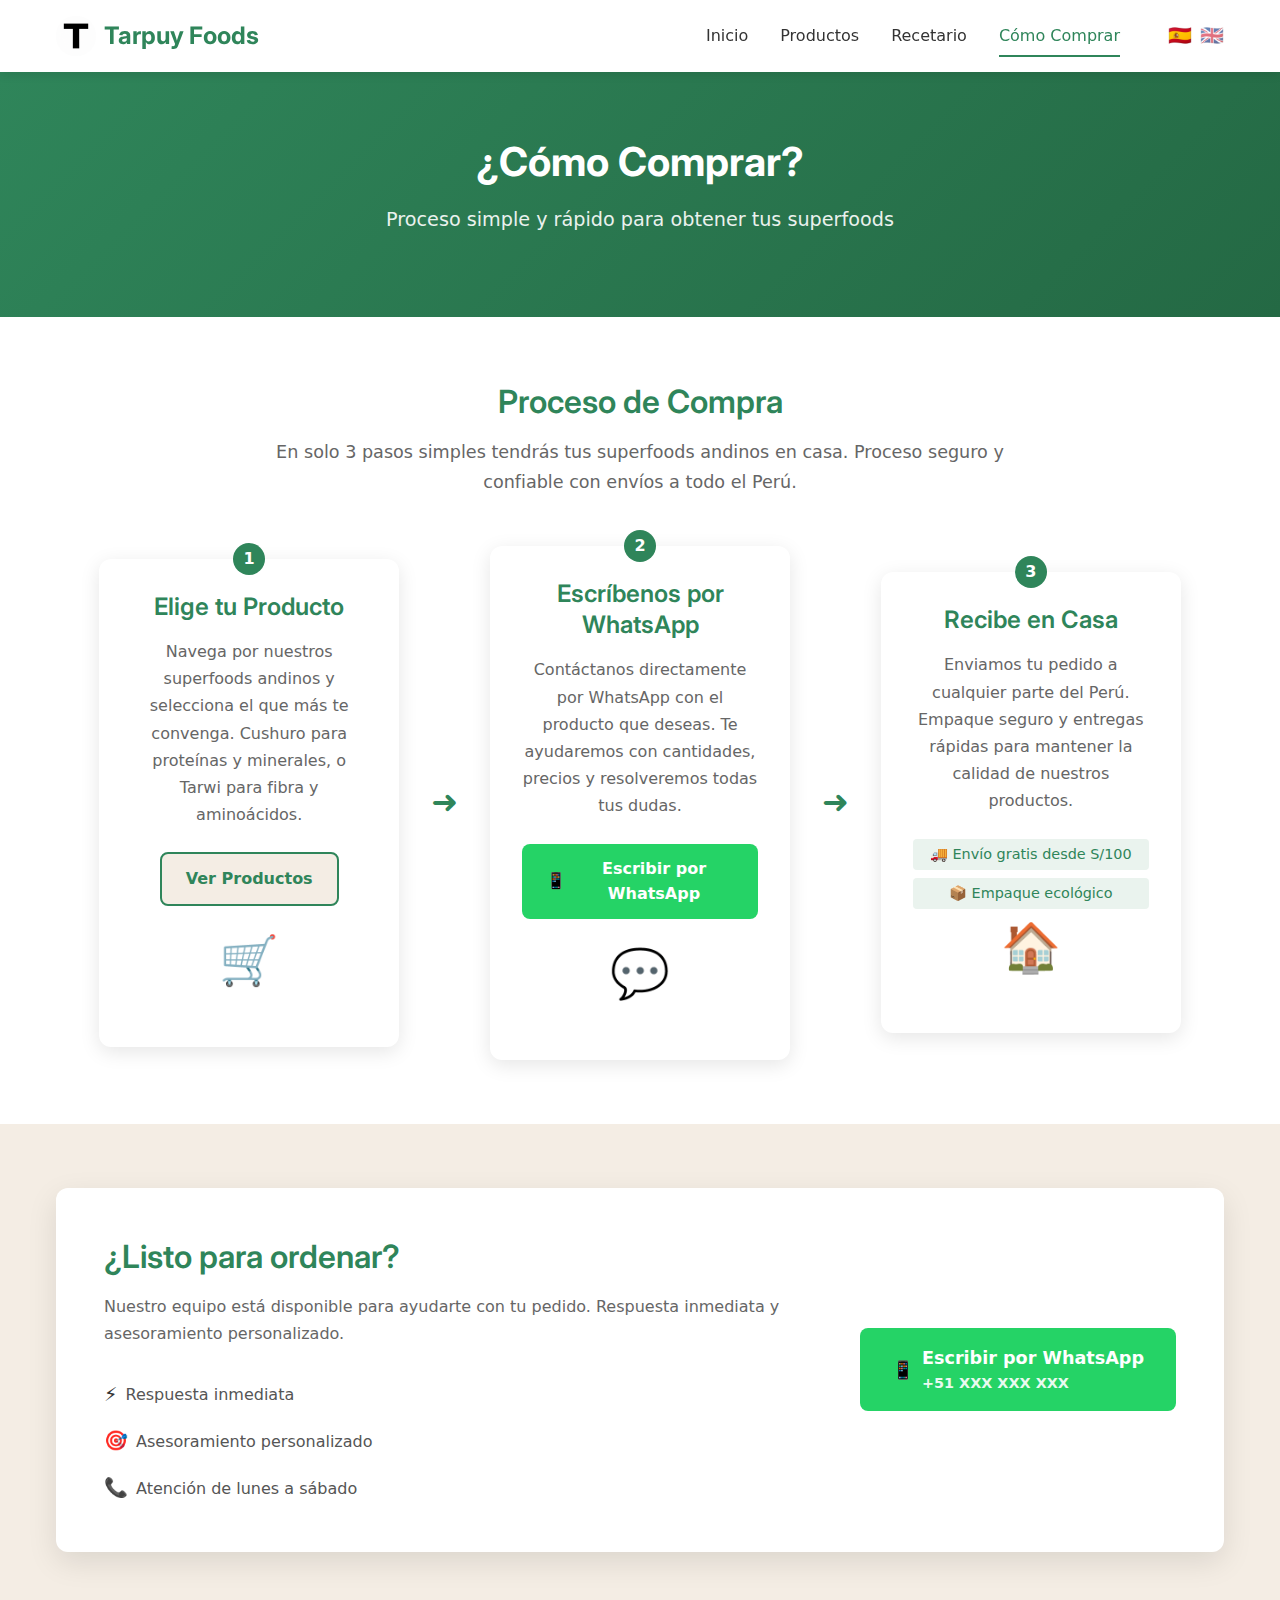
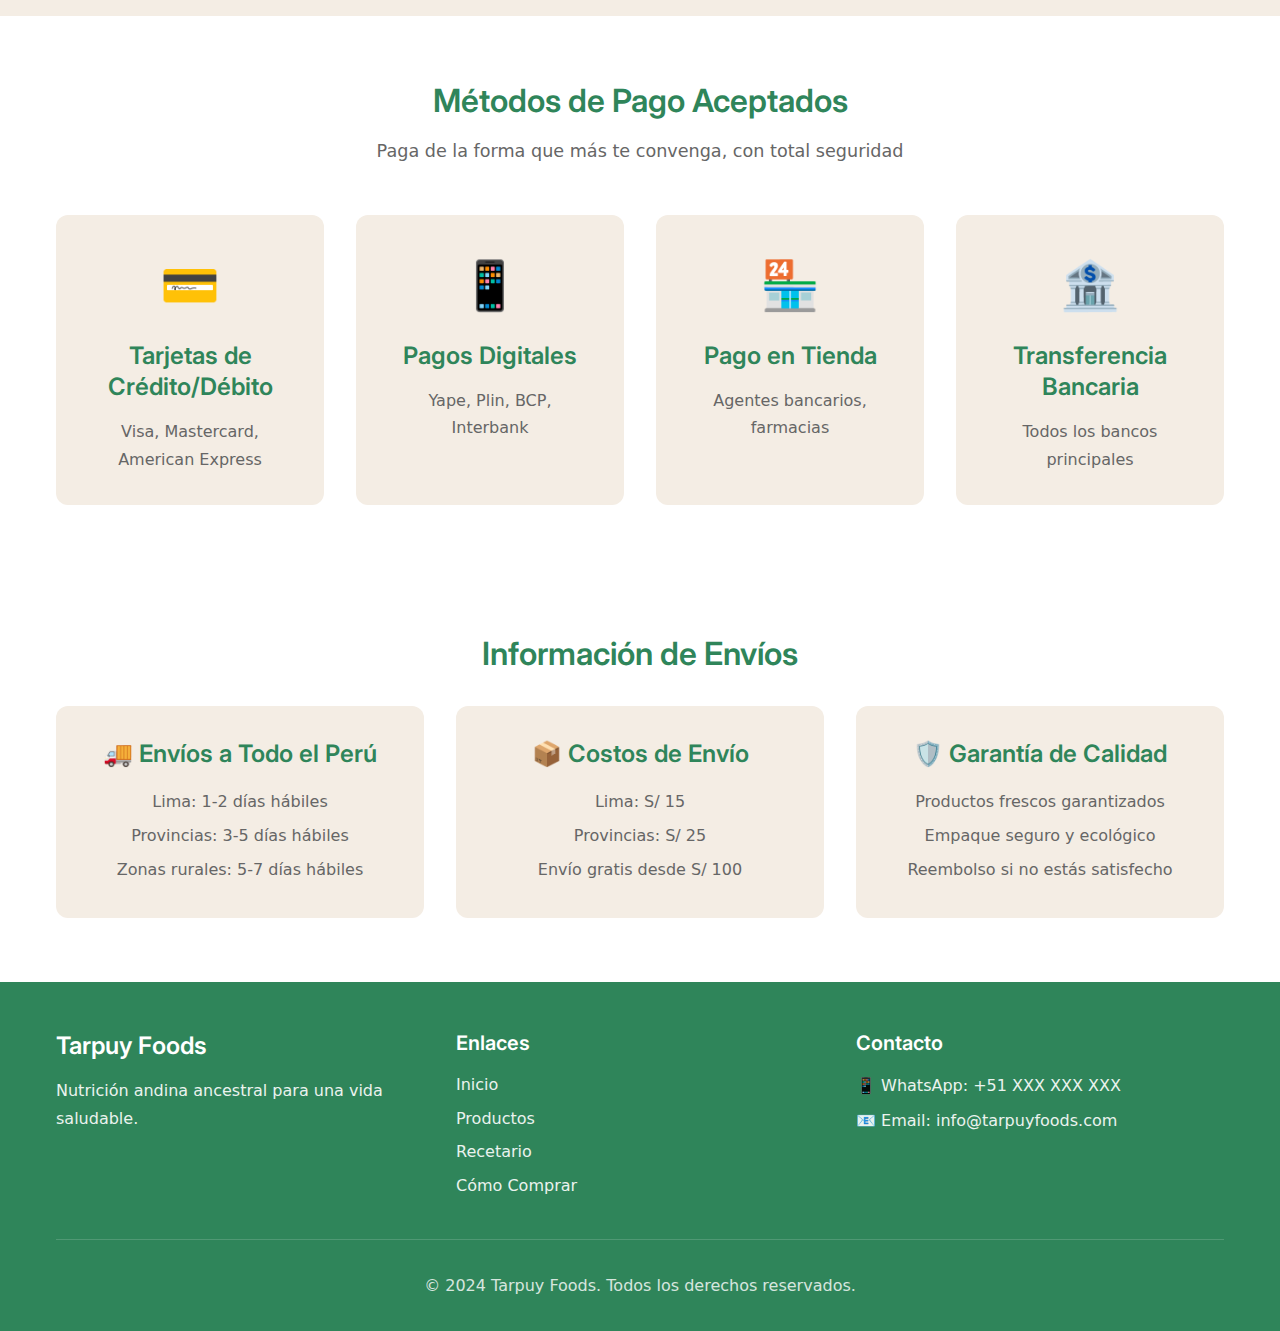
<file: como-comprar.html>
<!DOCTYPE html>
<html lang="es">
<head>
    <meta charset="UTF-8">
    <meta name="viewport" content="width=device-width, initial-scale=1.0">
    <title>Cómo Comprar - Proceso de Compra Fácil | Tarpuy Foods</title>
    <meta name="description" content="Compra superfoods andinos fácilmente. Envíos a todo el Perú. Proceso simple: elige tu producto, contáctanos por WhatsApp y recibe en casa.">
    <link rel="preconnect" href="https://fonts.googleapis.com">
    <link rel="preconnect" href="https://fonts.gstatic.com" crossorigin>
    <link href="https://fonts.googleapis.com/css2?family=Inter:wght@300;400;500;600;700&display=swap" rel="stylesheet">
    <link rel="stylesheet" href="css/styles.css">
    <link rel="icon" href="img/favicon.png" type="image/png">
</head>
<body>
    <header class="header">
        <nav class="nav">
            <div class="nav-container">
                <div class="nav-logo">
                    <img src="img/logo.png" alt="Tarpuy Foods Logo" class="logo-img">
                    <span class="logo-text">Tarpuy Foods</span>
                </div>
                
                <div class="nav-links">
                    <a href="index.html" class="nav-link">Inicio</a>
                    <a href="productos.html" class="nav-link">Productos</a>
                    <a href="recetario.html" class="nav-link">Recetario</a>
                    <a href="como-comprar.html" class="nav-link active">Cómo Comprar</a>
                    
                    <div class="language-toggle">
                        <a href="como-comprar.html" class="lang-link active">🇪🇸</a>
                        <a href="en/como-comprar.html" class="lang-link">🇬🇧</a>
                    </div>
                </div>
                
                <button class="mobile-menu-btn" onclick="toggleMobileMenu()">
                    <span class="hamburger-line"></span>
                    <span class="hamburger-line"></span>
                    <span class="hamburger-line"></span>
                </button>
            </div>
            
            <div class="mobile-nav" id="mobileNav">
                <a href="index.html" class="mobile-nav-link">Inicio</a>
                <a href="productos.html" class="mobile-nav-link">Productos</a>
                <a href="recetario.html" class="mobile-nav-link">Recetario</a>
                <a href="como-comprar.html" class="mobile-nav-link active">Cómo Comprar</a>
                <div class="mobile-language-toggle">
                    <a href="como-comprar.html" class="lang-link active">🇪🇸 Español</a>
                    <a href="en/como-comprar.html" class="lang-link">🇬🇧 English</a>
                </div>
            </div>
        </nav>
    </header>

    <main>
        <section class="page-hero">
            <div class="container">
                <h1 class="page-title">¿Cómo Comprar?</h1>
                <p class="page-subtitle">Proceso simple y rápido para obtener tus superfoods</p>
            </div>
        </section>

        <!-- Purchase Process Section -->
        <section class="purchase-process">
            <div class="container">
                <h2 class="section-title">Proceso de Compra</h2>
                <p class="section-description">
                    En solo 3 pasos simples tendrás tus superfoods andinos en casa. 
                    Proceso seguro y confiable con envíos a todo el Perú.
                </p>
                
                <div class="process-steps">
                    <div class="step-item">
                        <div class="step-number">1</div>
                        <div class="step-content">
                            <h3 class="step-title">Elige tu Producto</h3>
                            <p class="step-description">
                                Navega por nuestros superfoods andinos y selecciona el que más te convenga. 
                                Cushuro para proteínas y minerales, o Tarwi para fibra y aminoácidos.
                            </p>
                            <div class="step-action">
                                <a href="productos.html" class="btn-secondary">Ver Productos</a>
                            </div>
                        </div>
                        <div class="step-icon">🛒</div>
                    </div>

                    <div class="step-arrow">➜</div>

                    <div class="step-item">
                        <div class="step-number">2</div>
                        <div class="step-content">
                            <h3 class="step-title">Escríbenos por WhatsApp</h3>
                            <p class="step-description">
                                Contáctanos directamente por WhatsApp con el producto que deseas. 
                                Te ayudaremos con cantidades, precios y resolveremos todas tus dudas.
                            </p>
                            <div class="step-action">
                                <a href="https://wa.me/tu-numero" class="btn-whatsapp" target="_blank">
                                    <span class="whatsapp-icon">📱</span>
                                    Escribir por WhatsApp
                                </a>
                            </div>
                        </div>
                        <div class="step-icon">💬</div>
                    </div>

                    <div class="step-arrow">➜</div>

                    <div class="step-item">
                        <div class="step-number">3</div>
                        <div class="step-content">
                            <h3 class="step-title">Recibe en Casa</h3>
                            <p class="step-description">
                                Enviamos tu pedido a cualquier parte del Perú. 
                                Empaque seguro y entregas rápidas para mantener la calidad de nuestros productos.
                            </p>
                            <div class="step-benefits">
                                <span class="benefit-item">🚚 Envío gratis desde S/100</span>
                                <span class="benefit-item">📦 Empaque ecológico</span>
                            </div>
                        </div>
                        <div class="step-icon">🏠</div>
                    </div>
                </div>
            </div>
        </section>

        <!-- WhatsApp CTA Section -->
        <section class="whatsapp-cta-section">
            <div class="container">
                <div class="whatsapp-cta-card">
                    <div class="whatsapp-cta-content">
                        <h2 class="whatsapp-cta-title">¿Listo para ordenar?</h2>
                        <p class="whatsapp-cta-description">
                            Nuestro equipo está disponible para ayudarte con tu pedido. 
                            Respuesta inmediata y asesoramiento personalizado.
                        </p>
                        <div class="whatsapp-benefits">
                            <div class="whatsapp-benefit">
                                <span class="benefit-icon">⚡</span>
                                <span class="benefit-text">Respuesta inmediata</span>
                            </div>
                            <div class="whatsapp-benefit">
                                <span class="benefit-icon">🎯</span>
                                <span class="benefit-text">Asesoramiento personalizado</span>
                            </div>
                            <div class="whatsapp-benefit">
                                <span class="benefit-icon">📞</span>
                                <span class="benefit-text">Atención de lunes a sábado</span>
                            </div>
                        </div>
                    </div>
                    <div class="whatsapp-cta-action">
                        <a href="https://wa.me/tu-numero" class="btn-whatsapp-large" target="_blank">
                            <span class="whatsapp-icon-large">📱</span>
                            <div class="whatsapp-text">
                                <span class="whatsapp-main-text">Escribir por WhatsApp</span>
                                <span class="whatsapp-sub-text">+51 XXX XXX XXX</span>
                            </div>
                        </a>
                    </div>
                </div>
            </div>
        </section>

        <!-- Payment Methods Section -->
        <section class="payment-methods">
            <div class="container">
                <h2 class="section-title">Métodos de Pago Aceptados</h2>
                <p class="section-description">Paga de la forma que más te convenga, con total seguridad</p>
                
                <div class="payment-grid">
                    <div class="payment-item">
                        <div class="payment-icon">💳</div>
                        <h3 class="payment-title">Tarjetas de Crédito/Débito</h3>
                        <p class="payment-description">Visa, Mastercard, American Express</p>
                    </div>
                    <div class="payment-item">
                        <div class="payment-icon">📱</div>
                        <h3 class="payment-title">Pagos Digitales</h3>
                        <p class="payment-description">Yape, Plin, BCP, Interbank</p>
                    </div>
                    <div class="payment-item">
                        <div class="payment-icon">🏪</div>
                        <h3 class="payment-title">Pago en Tienda</h3>
                        <p class="payment-description">Agentes bancarios, farmacias</p>
                    </div>
                    <div class="payment-item">
                        <div class="payment-icon">🏦</div>
                        <h3 class="payment-title">Transferencia Bancaria</h3>
                        <p class="payment-description">Todos los bancos principales</p>
                    </div>
                </div>
            </div>
        </section>

        <!-- Shipping Info Section -->
        <section class="shipping-info">
            <div class="container">
                <h2 class="section-title">Información de Envíos</h2>
                <div class="shipping-grid">
                    <div class="shipping-card">
                        <h3 class="shipping-title">🚚 Envíos a Todo el Perú</h3>
                        <ul class="shipping-list">
                            <li>Lima: 1-2 días hábiles</li>
                            <li>Provincias: 3-5 días hábiles</li>
                            <li>Zonas rurales: 5-7 días hábiles</li>
                        </ul>
                    </div>
                    <div class="shipping-card">
                        <h3 class="shipping-title">📦 Costos de Envío</h3>
                        <ul class="shipping-list">
                            <li>Lima: S/ 15</li>
                            <li>Provincias: S/ 25</li>
                            <li>Envío gratis desde S/ 100</li>
                        </ul>
                    </div>
                    <div class="shipping-card">
                        <h3 class="shipping-title">🛡️ Garantía de Calidad</h3>
                        <ul class="shipping-list">
                            <li>Productos frescos garantizados</li>
                            <li>Empaque seguro y ecológico</li>
                            <li>Reembolso si no estás satisfecho</li>
                        </ul>
                    </div>
                </div>
            </div>
        </section>
    </main>

    <footer class="footer">
        <div class="container">
            <div class="footer-content">
                <div class="footer-section">
                    <h3 class="footer-title">Tarpuy Foods</h3>
                    <p class="footer-text">Nutrición andina ancestral para una vida saludable.</p>
                </div>
                <div class="footer-section">
                    <h4 class="footer-subtitle">Enlaces</h4>
                    <ul class="footer-links">
                        <li><a href="index.html">Inicio</a></li>
                        <li><a href="productos.html">Productos</a></li>
                        <li><a href="recetario.html">Recetario</a></li>
                        <li><a href="como-comprar.html">Cómo Comprar</a></li>
                    </ul>
                </div>
                <div class="footer-section">
                    <h4 class="footer-subtitle">Contacto</h4>
                    <p class="footer-text">📱 WhatsApp: <a href="https://wa.me/tu-numero">+51 XXX XXX XXX</a></p>
                    <p class="footer-text">📧 Email: info@tarpuyfoods.com</p>
                </div>
            </div>
            <div class="footer-bottom">
                <p>&copy; 2024 Tarpuy Foods. Todos los derechos reservados.</p>
            </div>
        </div>
    </footer>

    <script src="js/script.js"></script>
</body>
</html>
</file>
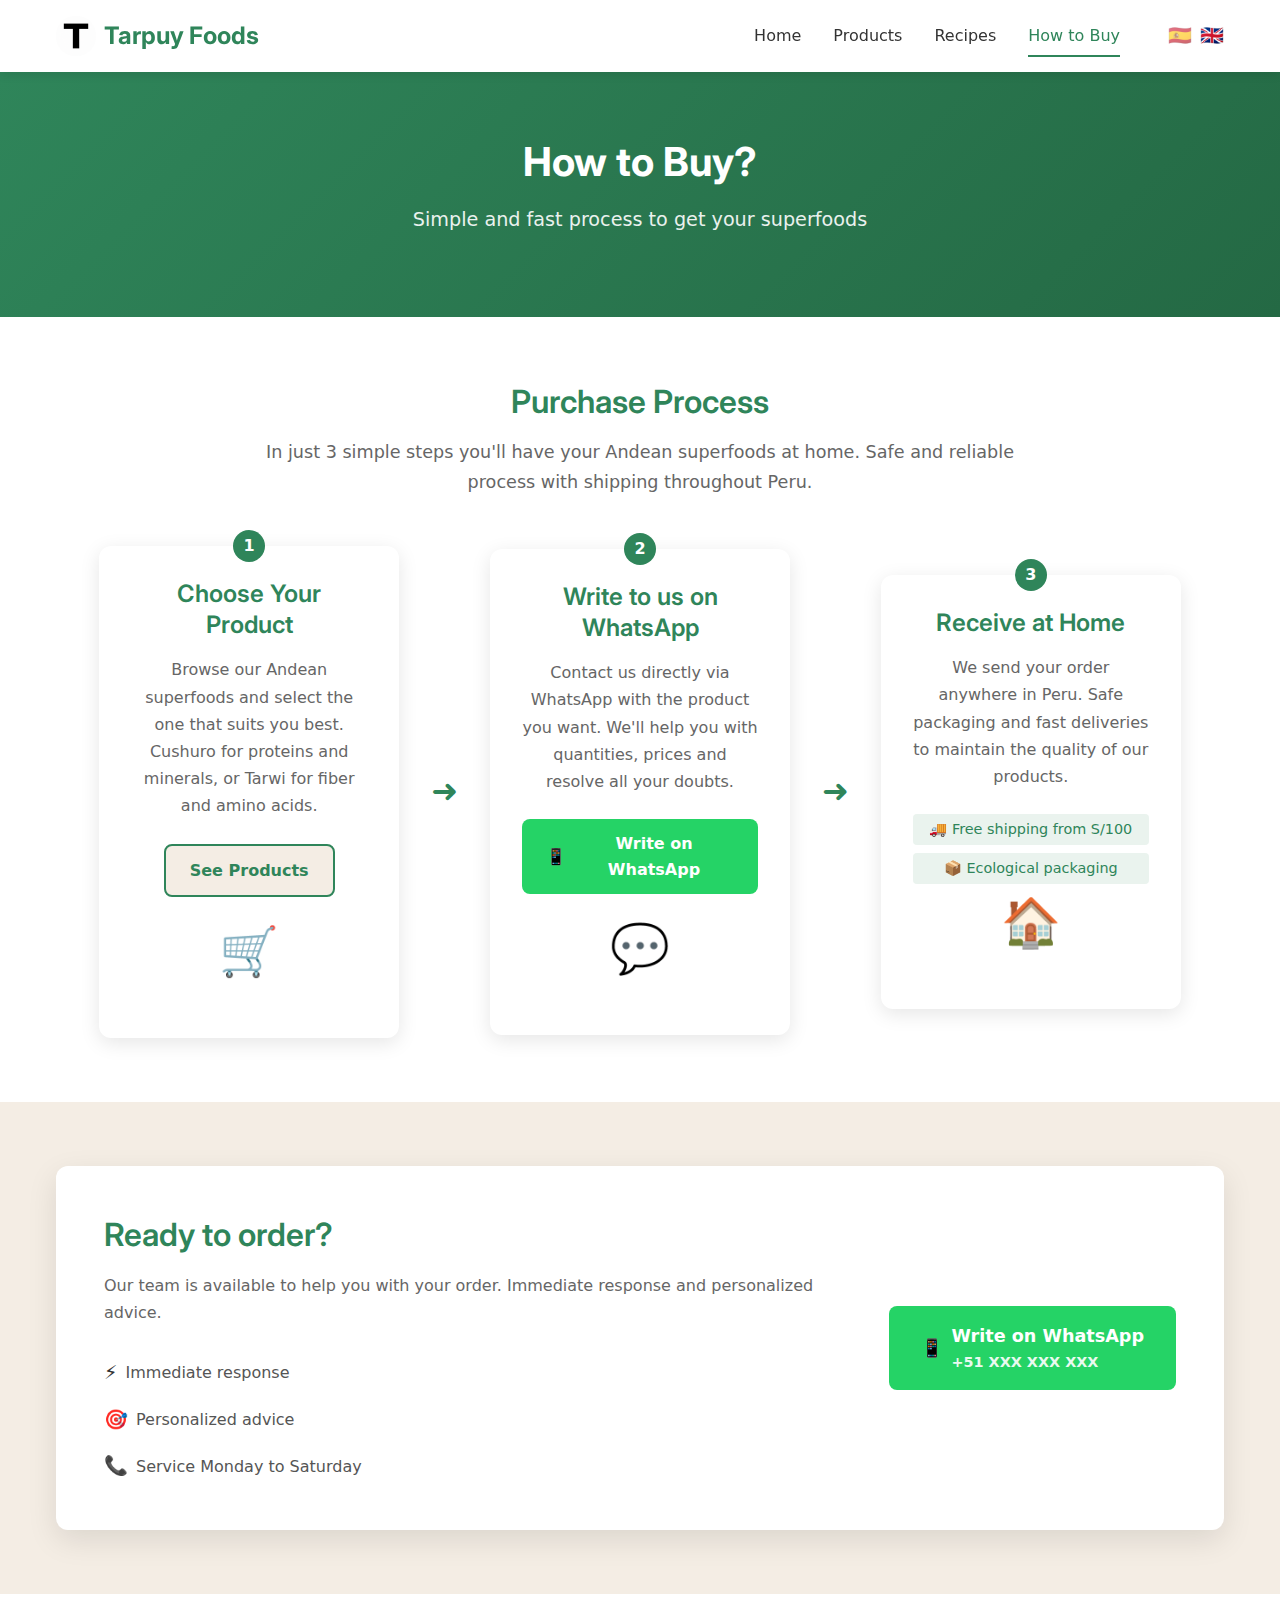
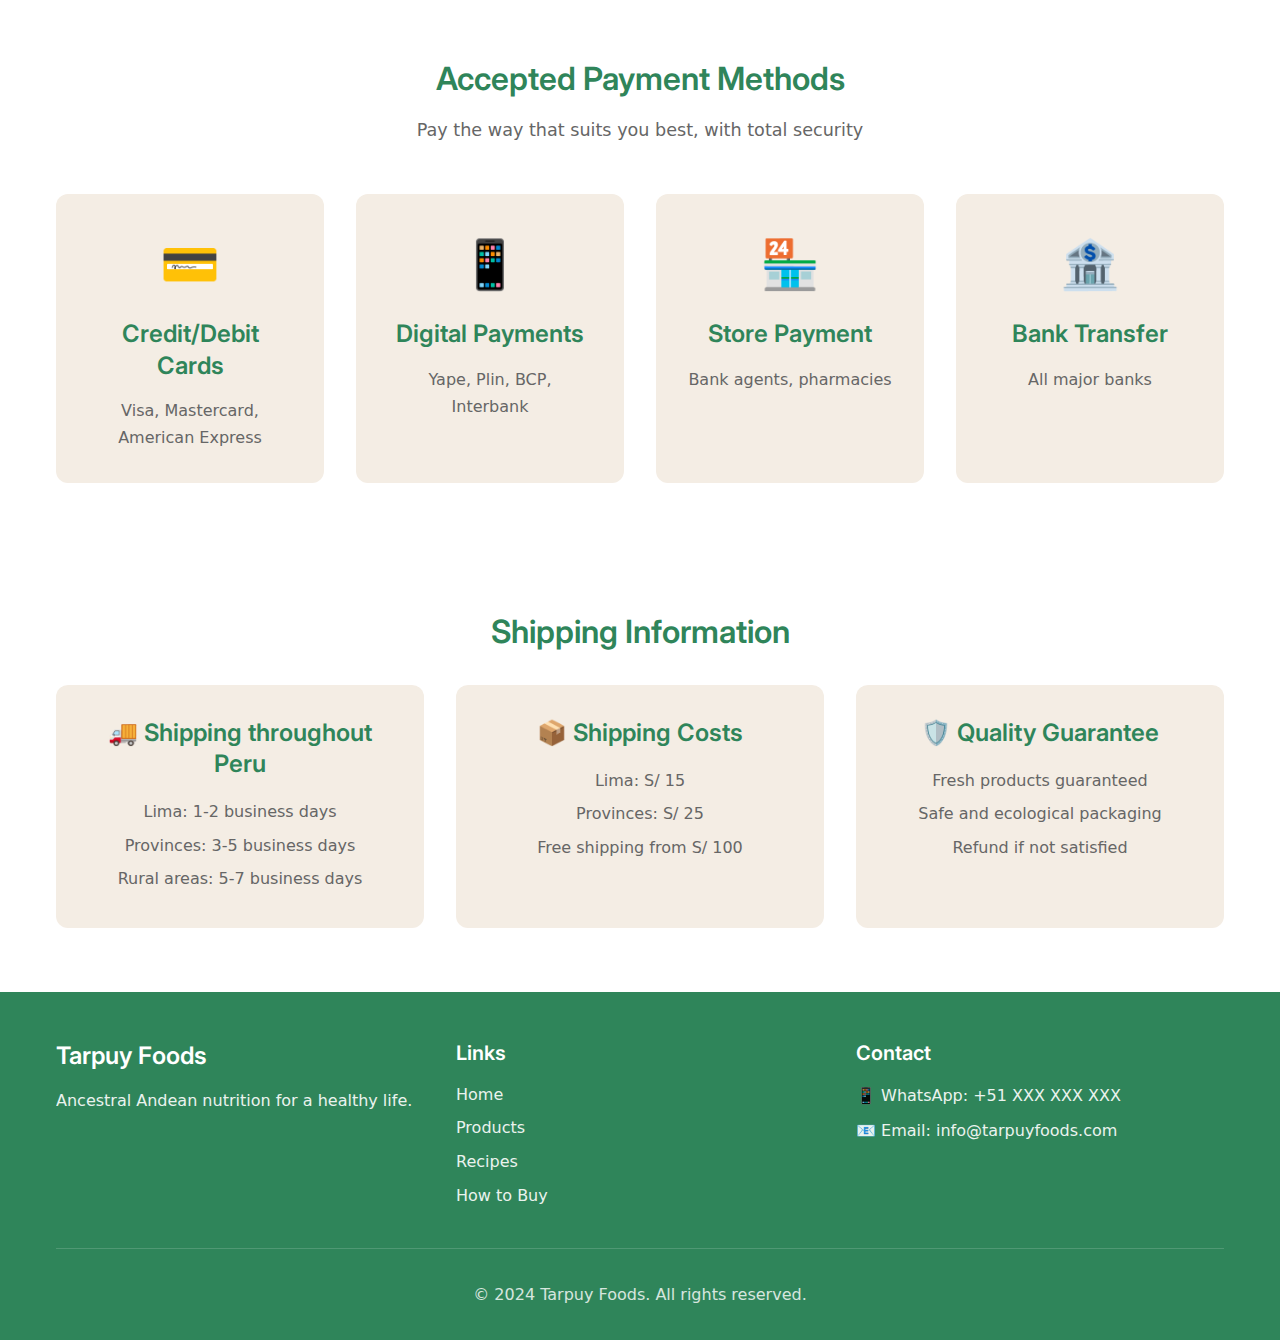
<file: en/como-comprar.html>
<!DOCTYPE html>
<html lang="en">
<head>
    <meta charset="UTF-8">
    <meta name="viewport" content="width=device-width, initial-scale=1.0">
    <title>How to Buy - Easy Purchase Process | Tarpuy Foods</title>
    <meta name="description" content="Buy Andean superfoods easily. Shipping throughout Peru. Simple process: choose your product, contact us via WhatsApp and receive at home.">
    <link rel="preconnect" href="https://fonts.googleapis.com">
    <link rel="preconnect" href="https://fonts.gstatic.com" crossorigin>
    <link href="https://fonts.googleapis.com/css2?family=Inter:wght@300;400;500;600;700&display=swap" rel="stylesheet">
    <link rel="stylesheet" href="../css/styles.css">
    <link rel="icon" href="../img/favicon.png" type="image/png">
</head>
<body>
    <header class="header">
        <nav class="nav">
            <div class="nav-container">
                <div class="nav-logo">
                    <img src="../img/logo.png" alt="Tarpuy Foods Logo" class="logo-img">
                    <span class="logo-text">Tarpuy Foods</span>
                </div>
                
                <div class="nav-links">
                    <a href="index.html" class="nav-link">Home</a>
                    <a href="productos.html" class="nav-link">Products</a>
                    <a href="recetario.html" class="nav-link">Recipes</a>
                    <a href="como-comprar.html" class="nav-link active">How to Buy</a>
                    
                    <div class="language-toggle">
                        <a href="../como-comprar.html" class="lang-link">🇪🇸</a>
                        <a href="como-comprar.html" class="lang-link active">🇬🇧</a>
                    </div>
                </div>
                
                <button class="mobile-menu-btn" onclick="toggleMobileMenu()">
                    <span class="hamburger-line"></span>
                    <span class="hamburger-line"></span>
                    <span class="hamburger-line"></span>
                </button>
            </div>
            
            <div class="mobile-nav" id="mobileNav">
                <a href="index.html" class="mobile-nav-link">Home</a>
                <a href="productos.html" class="mobile-nav-link">Products</a>
                <a href="recetario.html" class="mobile-nav-link">Recipes</a>
                <a href="como-comprar.html" class="mobile-nav-link active">How to Buy</a>
                <div class="mobile-language-toggle">
                    <a href="../como-comprar.html" class="lang-link">🇪🇸 Español</a>
                    <a href="como-comprar.html" class="lang-link active">🇬🇧 English</a>
                </div>
            </div>
        </nav>
    </header>

    <main>
        <section class="page-hero">
            <div class="container">
                <h1 class="page-title">How to Buy?</h1>
                <p class="page-subtitle">Simple and fast process to get your superfoods</p>
            </div>
        </section>

        <section class="purchase-process">
            <div class="container">
                <h2 class="section-title">Purchase Process</h2>
                <p class="section-description">
                    In just 3 simple steps you'll have your Andean superfoods at home. 
                    Safe and reliable process with shipping throughout Peru.
                </p>
                
                <div class="process-steps">
                    <div class="step-item">
                        <div class="step-number">1</div>
                        <div class="step-content">
                            <h3 class="step-title">Choose Your Product</h3>
                            <p class="step-description">
                                Browse our Andean superfoods and select the one that suits you best. 
                                Cushuro for proteins and minerals, or Tarwi for fiber and amino acids.
                            </p>
                            <div class="step-action">
                                <a href="productos.html" class="btn-secondary">See Products</a>
                            </div>
                        </div>
                        <div class="step-icon">🛒</div>
                    </div>

                    <div class="step-arrow">➜</div>

                    <div class="step-item">
                        <div class="step-number">2</div>
                        <div class="step-content">
                            <h3 class="step-title">Write to us on WhatsApp</h3>
                            <p class="step-description">
                                Contact us directly via WhatsApp with the product you want. 
                                We'll help you with quantities, prices and resolve all your doubts.
                            </p>
                            <div class="step-action">
                                <a href="https://wa.me/tu-numero" class="btn-whatsapp" target="_blank">
                                    <span class="whatsapp-icon">📱</span>
                                    Write on WhatsApp
                                </a>
                            </div>
                        </div>
                        <div class="step-icon">💬</div>
                    </div>

                    <div class="step-arrow">➜</div>

                    <div class="step-item">
                        <div class="step-number">3</div>
                        <div class="step-content">
                            <h3 class="step-title">Receive at Home</h3>
                            <p class="step-description">
                                We send your order anywhere in Peru. 
                                Safe packaging and fast deliveries to maintain the quality of our products.
                            </p>
                            <div class="step-benefits">
                                <span class="benefit-item">🚚 Free shipping from S/100</span>
                                <span class="benefit-item">📦 Ecological packaging</span>
                            </div>
                        </div>
                        <div class="step-icon">🏠</div>
                    </div>
                </div>
            </div>
        </section>

        <section class="whatsapp-cta-section">
            <div class="container">
                <div class="whatsapp-cta-card">
                    <div class="whatsapp-cta-content">
                        <h2 class="whatsapp-cta-title">Ready to order?</h2>
                        <p class="whatsapp-cta-description">
                            Our team is available to help you with your order. 
                            Immediate response and personalized advice.
                        </p>
                        <div class="whatsapp-benefits">
                            <div class="whatsapp-benefit">
                                <span class="benefit-icon">⚡</span>
                                <span class="benefit-text">Immediate response</span>
                            </div>
                            <div class="whatsapp-benefit">
                                <span class="benefit-icon">🎯</span>
                                <span class="benefit-text">Personalized advice</span>
                            </div>
                            <div class="whatsapp-benefit">
                                <span class="benefit-icon">📞</span>
                                <span class="benefit-text">Service Monday to Saturday</span>
                            </div>
                        </div>
                    </div>
                    <div class="whatsapp-cta-action">
                        <a href="https://wa.me/tu-numero" class="btn-whatsapp-large" target="_blank">
                            <span class="whatsapp-icon-large">📱</span>
                            <div class="whatsapp-text">
                                <span class="whatsapp-main-text">Write on WhatsApp</span>
                                <span class="whatsapp-sub-text">+51 XXX XXX XXX</span>
                            </div>
                        </a>
                    </div>
                </div>
            </div>
        </section>

        <section class="payment-methods">
            <div class="container">
                <h2 class="section-title">Accepted Payment Methods</h2>
                <p class="section-description">Pay the way that suits you best, with total security</p>
                
                <div class="payment-grid">
                    <div class="payment-item">
                        <div class="payment-icon">💳</div>
                        <h3 class="payment-title">Credit/Debit Cards</h3>
                        <p class="payment-description">Visa, Mastercard, American Express</p>
                    </div>
                    <div class="payment-item">
                        <div class="payment-icon">📱</div>
                        <h3 class="payment-title">Digital Payments</h3>
                        <p class="payment-description">Yape, Plin, BCP, Interbank</p>
                    </div>
                    <div class="payment-item">
                        <div class="payment-icon">🏪</div>
                        <h3 class="payment-title">Store Payment</h3>
                        <p class="payment-description">Bank agents, pharmacies</p>
                    </div>
                    <div class="payment-item">
                        <div class="payment-icon">🏦</div>
                        <h3 class="payment-title">Bank Transfer</h3>
                        <p class="payment-description">All major banks</p>
                    </div>
                </div>
            </div>
        </section>

        <section class="shipping-info">
            <div class="container">
                <h2 class="section-title">Shipping Information</h2>
                <div class="shipping-grid">
                    <div class="shipping-card">
                        <h3 class="shipping-title">🚚 Shipping throughout Peru</h3>
                        <ul class="shipping-list">
                            <li>Lima: 1-2 business days</li>
                            <li>Provinces: 3-5 business days</li>
                            <li>Rural areas: 5-7 business days</li>
                        </ul>
                    </div>
                    <div class="shipping-card">
                        <h3 class="shipping-title">📦 Shipping Costs</h3>
                        <ul class="shipping-list">
                            <li>Lima: S/ 15</li>
                            <li>Provinces: S/ 25</li>
                            <li>Free shipping from S/ 100</li>
                        </ul>
                    </div>
                    <div class="shipping-card">
                        <h3 class="shipping-title">🛡️ Quality Guarantee</h3>
                        <ul class="shipping-list">
                            <li>Fresh products guaranteed</li>
                            <li>Safe and ecological packaging</li>
                            <li>Refund if not satisfied</li>
                        </ul>
                    </div>
                </div>
            </div>
        </section>
    </main>

    <footer class="footer">
        <div class="container">
            <div class="footer-content">
                <div class="footer-section">
                    <h3 class="footer-title">Tarpuy Foods</h3>
                    <p class="footer-text">Ancestral Andean nutrition for a healthy life.</p>
                </div>
                <div class="footer-section">
                    <h4 class="footer-subtitle">Links</h4>
                    <ul class="footer-links">
                        <li><a href="index.html">Home</a></li>
                        <li><a href="productos.html">Products</a></li>
                        <li><a href="recetario.html">Recipes</a></li>
                        <li><a href="como-comprar.html">How to Buy</a></li>
                    </ul>
                </div>
                <div class="footer-section">
                    <h4 class="footer-subtitle">Contact</h4>
                    <p class="footer-text">📱 WhatsApp: <a href="https://wa.me/tu-numero">+51 XXX XXX XXX</a></p>
                    <p class="footer-text">📧 Email: info@tarpuyfoods.com</p>
                </div>
            </div>
            <div class="footer-bottom">
                <p>&copy; 2024 Tarpuy Foods. All rights reserved.</p>
            </div>
        </div>
    </footer>

    <script src="../js/script.js"></script>
</body>
</html>
</file>
<file: css/styles.css>
/* 
==============================================
TARPUY FOODS - WEBSITE STYLES
==============================================
Main stylesheet for Tarpuy Foods website
Colors: Primary #2F855A (verde andino), Secondary #F4EDE4 (crema), Accent #F2B705 (dorado)
Font: Inter for headings, system-ui for body
==============================================
*/

/* ==============================================
   RESET & BASE STYLES
   ============================================== */

* {
    margin: 0;
    padding: 0;
    box-sizing: border-box;
}

html {
    font-size: 16px;
    scroll-behavior: smooth;
}

body {
    font-family: system-ui, -apple-system, BlinkMacSystemFont, 'Segoe UI', Roboto, sans-serif;
    line-height: 1.6;
    color: #333;
    background-color: #fff;
}

img {
    max-width: 100%;
    height: auto;
    display: block;
}

a {
    text-decoration: none;
    color: inherit;
}

ul {
    list-style: none;
}

/* ==============================================
   TYPOGRAPHY
   ============================================== */

h1, h2, h3, h4, h5, h6 {
    font-family: 'Inter', sans-serif;
    font-weight: 600;
    line-height: 1.3;
    margin-bottom: 1rem;
}

h1 {
    font-size: 2.5rem;
    font-weight: 700;
}

h2 {
    font-size: 2rem;
}

h3 {
    font-size: 1.5rem;
}

h4 {
    font-size: 1.25rem;
}

p {
    margin-bottom: 1rem;
    line-height: 1.7;
}

/* ==============================================
   LAYOUT & CONTAINERS
   ============================================== */

.container {
    max-width: 1200px;
    margin: 0 auto;
    padding: 0 1rem;
}

/* ==============================================
   HEADER & NAVIGATION
   ============================================== */

.header {
    background: #fff;
    box-shadow: 0 2px 10px rgba(0,0,0,0.1);
    position: sticky;
    top: 0;
    z-index: 1000;
}

.nav {
    padding: 1rem 0;
}

.nav-container {
    display: flex;
    justify-content: space-between;
    align-items: center;
    max-width: 1200px;
    margin: 0 auto;
    padding: 0 1rem;
}

.nav-logo {
    display: flex;
    align-items: center;
    gap: 0.5rem;
}

.logo-img {
    width: 40px;
    height: 40px;
    border-radius: 50%;
    background: #2F855A;
}

.logo-text {
    font-family: 'Inter', sans-serif;
    font-size: 1.5rem;
    font-weight: 700;
    color: #2F855A;
}

.nav-links {
    display: flex;
    align-items: center;
    gap: 2rem;
}

.nav-link {
    font-weight: 500;
    color: #333;
    transition: color 0.3s ease;
    position: relative;
}

.nav-link:hover,
.nav-link.active {
    color: #2F855A;
}

.nav-link.active::after {
    content: '';
    position: absolute;
    bottom: -0.5rem;
    left: 0;
    width: 100%;
    height: 2px;
    background: #2F855A;
}

.language-toggle {
    display: flex;
    gap: 0.5rem;
    margin-left: 1rem;
}

.lang-link {
    font-size: 1.2rem;
    transition: transform 0.3s ease;
}

.lang-link:hover {
    transform: scale(1.1);
}

.lang-link.active {
    opacity: 1;
}

.lang-link:not(.active) {
    opacity: 0.6;
}

/* Mobile Menu */
.mobile-menu-btn {
    display: none;
    flex-direction: column;
    gap: 0.25rem;
    background: none;
    border: none;
    cursor: pointer;
    padding: 0.5rem;
}

.hamburger-line {
    width: 25px;
    height: 3px;
    background: #2F855A;
    transition: all 0.3s ease;
}

.mobile-nav {
    display: none;
    flex-direction: column;
    background: #fff;
    border-top: 1px solid #eee;
    padding: 1rem;
}

.mobile-nav-link {
    padding: 0.75rem 0;
    border-bottom: 1px solid #f0f0f0;
    font-weight: 500;
    color: #333;
}

.mobile-nav-link:hover,
.mobile-nav-link.active {
    color: #2F855A;
}

.mobile-language-toggle {
    display: flex;
    flex-direction: column;
    gap: 0.5rem;
    margin-top: 1rem;
    padding-top: 1rem;
    border-top: 1px solid #eee;
}

/* ==============================================
   BUTTONS
   ============================================== */

.btn-primary,
.btn-secondary,
.cta-button,
.btn-whatsapp,
.btn-whatsapp-large {
    display: inline-flex;
    align-items: center;
    justify-content: center;
    gap: 0.5rem;
    padding: 0.75rem 1.5rem;
    border-radius: 8px;
    font-weight: 600;
    text-decoration: none;
    transition: all 0.3s ease;
    border: none;
    cursor: pointer;
    text-align: center;
}

.btn-primary,
.cta-button {
    background: #2F855A;
    color: white;
}

.btn-primary:hover,
.cta-button:hover {
    background: #246944;
    transform: translateY(-2px);
}

.btn-secondary {
    background: #F4EDE4;
    color: #2F855A;
    border: 2px solid #2F855A;
}

.btn-secondary:hover {
    background: #2F855A;
    color: white;
}

.btn-whatsapp {
    background: #25D366;
    color: white;
}

.btn-whatsapp:hover {
    background: #128C7E;
    transform: translateY(-2px);
}

.btn-whatsapp-large {
    background: #25D366;
    color: white;
    padding: 1rem 2rem;
    font-size: 1.1rem;
}

.btn-whatsapp-large:hover {
    background: #128C7E;
    transform: translateY(-2px);
}

.whatsapp-text {
    display: flex;
    flex-direction: column;
    align-items: flex-start;
}

.whatsapp-main-text {
    font-weight: 600;
}

.whatsapp-sub-text {
    font-size: 0.9rem;
    opacity: 0.9;
}

/* ==============================================
   HERO SECTION
   ============================================== */

.hero {
    background: linear-gradient(135deg, #F4EDE4 0%, #fff 100%);
    padding: 4rem 0;
    display: flex;
    align-items: center;
    min-height: 70vh;
}

.hero-content {
    max-width: 1200px;
    margin: 0 auto;
    padding: 0 1rem;
    display: grid;
    grid-template-columns: 1fr 1fr;
    gap: 4rem;
    align-items: center;
}

.hero-title {
    font-size: 3rem;
    color: #2F855A;
    margin-bottom: 0.5rem;
}

.hero-subtitle {
    font-size: 1.5rem;
    color: #333;
    margin-bottom: 0.5rem;
}

.hero-description {
    font-style: italic;
    color: #666;
    margin-bottom: 1rem;
}

.hero-text {
    font-size: 1.1rem;
    color: #555;
    margin-bottom: 2rem;
}

.hero-image {
    text-align: center;
}

.hero-img {
    width: 100%;
    max-width: 500px;
    height: auto;
    border-radius: 12px;
    box-shadow: 0 10px 30px rgba(0,0,0,0.1);
}

/* ==============================================
   SECTION STYLES
   ============================================== */

.section-title {
    text-align: center;
    color: #2F855A;
    margin-bottom: 1rem;
}

.section-description {
    text-align: center;
    font-size: 1.1rem;
    color: #666;
    margin-bottom: 3rem;
    max-width: 800px;
    margin-left: auto;
    margin-right: auto;
}

/* ==============================================
   PAGE HERO
   ============================================== */

.page-hero {
    background: linear-gradient(135deg, #2F855A 0%, #246944 100%);
    color: white;
    padding: 4rem 0;
    text-align: center;
}

.page-title {
    font-size: 2.5rem;
    margin-bottom: 1rem;
}

.page-subtitle {
    font-size: 1.2rem;
    opacity: 0.9;
}

/* ==============================================
   FEATURES SECTION
   ============================================== */

.features {
    padding: 4rem 0;
    background: #fff;
}

.features-grid {
    display: grid;
    grid-template-columns: repeat(auto-fit, minmax(300px, 1fr));
    gap: 2rem;
    margin-top: 3rem;
}

.feature-card {
    text-align: center;
    padding: 2rem;
    border-radius: 12px;
    background: #F4EDE4;
    transition: transform 0.3s ease;
}

.feature-card:hover {
    transform: translateY(-5px);
}

.feature-icon {
    font-size: 3rem;
    margin-bottom: 1rem;
}

.feature-title {
    color: #2F855A;
    margin-bottom: 1rem;
}

.feature-description {
    color: #666;
}

/* ==============================================
   PRODUCTS SECTION
   ============================================== */

.products-preview {
    padding: 4rem 0;
    background: #F4EDE4;
}

.products-grid {
    display: grid;
    grid-template-columns: repeat(auto-fit, minmax(300px, 1fr));
    gap: 2rem;
    margin-bottom: 3rem;
}

.product-card {
    background: white;
    border-radius: 12px;
    overflow: hidden;
    box-shadow: 0 5px 20px rgba(0,0,0,0.1);
    transition: transform 0.3s ease;
}

.product-card:hover {
    transform: translateY(-5px);
}

.product-image {
    width: 100%;
    height: 200px;
    object-fit: cover;
}

.product-title {
    color: #2F855A;
    margin: 1rem 1rem 0.5rem;
}

.product-description {
    padding: 0 1rem 1.5rem;
    color: #666;
}

.products-cta {
    text-align: center;
}

/* ==============================================
   DETAILED PRODUCTS
   ============================================== */

.products-section {
    padding: 4rem 0;
}

.products-detailed {
    display: flex;
    flex-direction: column;
    gap: 4rem;
    margin-bottom: 4rem;
}

.product-detailed-card {
    display: grid;
    grid-template-columns: 400px 1fr;
    gap: 3rem;
    padding: 2rem;
    background: #F4EDE4;
    border-radius: 12px;
    align-items: start;
}

.product-image-container {
    text-align: center;
}

.product-detailed-image {
    width: 400px;
    height: 400px;
    object-fit: cover;
    border-radius: 12px;
    box-shadow: 0 10px 30px rgba(0,0,0,0.1);
}

.product-detailed-title {
    color: #2F855A;
    font-size: 2rem;
    margin-bottom: 1rem;
}

.product-detailed-description {
    font-size: 1.1rem;
    color: #555;
    margin-bottom: 2rem;
}

.benefits-title {
    color: #2F855A;
    margin-bottom: 1rem;
}

.benefits-list {
    list-style: none;
    margin-bottom: 2rem;
}

.benefits-list li {
    padding: 0.5rem 0;
    border-bottom: 1px solid #ddd;
    color: #555;
}

.benefits-list li:last-child {
    border-bottom: none;
}

.benefits-list strong {
    color: #2F855A;
}

.product-cta {
    margin-top: 2rem;
}

/* Comparison Section */
.comparison-section {
    margin-top: 4rem;
    padding: 3rem;
    background: white;
    border-radius: 12px;
    box-shadow: 0 5px 20px rgba(0,0,0,0.05);
}

.comparison-title {
    text-align: center;
    color: #2F855A;
    margin-bottom: 2rem;
}

.comparison-grid {
    display: grid;
    grid-template-columns: repeat(auto-fit, minmax(250px, 1fr));
    gap: 2rem;
}

.comparison-item {
    text-align: center;
    padding: 1.5rem;
    border-radius: 8px;
    background: #F4EDE4;
}

.comparison-item h4 {
    color: #2F855A;
    margin-bottom: 0.5rem;
}

.comparison-item p {
    color: #666;
    margin: 0;
}

/* ==============================================
   RECIPES SECTION
   ============================================== */

.recipes-section {
    padding: 4rem 0;
}

.recipes-intro {
    text-align: center;
    margin-bottom: 4rem;
}

.recipes-grid {
    display: grid;
    grid-template-columns: repeat(auto-fit, minmax(350px, 1fr));
    gap: 2rem;
    margin-bottom: 4rem;
}

.recipe-card {
    background: white;
    border-radius: 12px;
    overflow: hidden;
    box-shadow: 0 5px 20px rgba(0,0,0,0.1);
    transition: transform 0.3s ease;
}

.recipe-card:hover {
    transform: translateY(-5px);
}

.recipe-image-container {
    position: relative;
}

.recipe-image {
    width: 100%;
    height: 250px;
    object-fit: cover;
}

.recipe-time {
    position: absolute;
    top: 1rem;
    right: 1rem;
    background: rgba(0,0,0,0.7);
    color: white;
    padding: 0.5rem;
    border-radius: 20px;
    display: flex;
    align-items: center;
    gap: 0.25rem;
    font-size: 0.9rem;
}

.recipe-content {
    padding: 1.5rem;
}

.recipe-title {
    color: #2F855A;
    margin-bottom: 1rem;
}

.recipe-description {
    color: #666;
    margin-bottom: 1rem;
}

.recipe-details {
    display: flex;
    gap: 1rem;
    font-size: 0.9rem;
    color: #888;
}

/* PDF Download Section */
.pdf-download-section {
    margin: 4rem 0;
}

.pdf-download-card {
    background: linear-gradient(135deg, #F4EDE4 0%, #fff 100%);
    border-radius: 12px;
    padding: 3rem;
    display: grid;
    grid-template-columns: auto 1fr auto;
    gap: 2rem;
    align-items: center;
}

.pdf-icon {
    font-size: 4rem;
}

.pdf-title {
    color: #2F855A;
    margin-bottom: 1rem;
}

.pdf-description {
    color: #666;
    margin-bottom: 1rem;
}

.pdf-features {
    list-style: none;
}

.pdf-features li {
    padding: 0.25rem 0;
    color: #555;
}

.pdf-download-cta {
    text-align: center;
}

.download-btn {
    margin-bottom: 0.5rem;
}

.pdf-note {
    font-size: 0.9rem;
    color: #888;
    margin: 0;
}

/* Cooking Tips */
.cooking-tips {
    margin-top: 4rem;
}

.tips-title {
    text-align: center;
    color: #2F855A;
    margin-bottom: 2rem;
}

.tips-grid {
    display: grid;
    grid-template-columns: repeat(auto-fit, minmax(250px, 1fr));
    gap: 2rem;
}

.tip-item {
    text-align: center;
    padding: 2rem;
    background: #F4EDE4;
    border-radius: 12px;
}

.tip-icon {
    font-size: 2.5rem;
    margin-bottom: 1rem;
}

.tip-title {
    color: #2F855A;
    margin-bottom: 0.5rem;
}

.tip-description {
    color: #666;
    margin: 0;
}

/* ==============================================
   PURCHASE PROCESS
   ============================================== */

.purchase-process {
    padding: 4rem 0;
}

.process-steps {
    display: flex;
    align-items: center;
    justify-content: center;
    gap: 2rem;
    margin-top: 3rem;
}

.step-item {
    background: white;
    border-radius: 12px;
    padding: 2rem;
    box-shadow: 0 5px 20px rgba(0,0,0,0.1);
    text-align: center;
    max-width: 300px;
    position: relative;
}

.step-number {
    position: absolute;
    top: -1rem;
    left: 50%;
    transform: translateX(-50%);
    width: 2rem;
    height: 2rem;
    background: #2F855A;
    color: white;
    border-radius: 50%;
    display: flex;
    align-items: center;
    justify-content: center;
    font-weight: bold;
}

.step-icon {
    font-size: 3rem;
    margin-bottom: 1rem;
}

.step-title {
    color: #2F855A;
    margin-bottom: 1rem;
}

.step-description {
    color: #666;
    margin-bottom: 1.5rem;
}

.step-action {
    margin-bottom: 1rem;
}

.step-benefits {
    display: flex;
    flex-direction: column;
    gap: 0.5rem;
}

.benefit-item {
    font-size: 0.9rem;
    color: #2F855A;
    background: rgba(47, 133, 90, 0.1);
    padding: 0.25rem 0.5rem;
    border-radius: 4px;
}

.step-arrow {
    font-size: 2rem;
    color: #2F855A;
    font-weight: bold;
}

/* ==============================================
   WHATSAPP CTA SECTION
   ============================================== */

.whatsapp-cta-section {
    padding: 4rem 0;
    background: #F4EDE4;
}

.whatsapp-cta-card {
    background: white;
    border-radius: 12px;
    padding: 3rem;
    display: grid;
    grid-template-columns: 1fr auto;
    gap: 3rem;
    align-items: center;
    box-shadow: 0 10px 30px rgba(0,0,0,0.1);
}

.whatsapp-cta-title {
    color: #2F855A;
    margin-bottom: 1rem;
}

.whatsapp-cta-description {
    color: #666;
    margin-bottom: 2rem;
}

.whatsapp-benefits {
    display: flex;
    flex-direction: column;
    gap: 1rem;
}

.whatsapp-benefit {
    display: flex;
    align-items: center;
    gap: 0.5rem;
}

.benefit-icon {
    font-size: 1.2rem;
}

.benefit-text {
    color: #555;
}

/* ==============================================
   PAYMENT & SHIPPING
   ============================================== */

.payment-methods,
.shipping-info {
    padding: 4rem 0;
}

.payment-grid,
.shipping-grid {
    display: grid;
    grid-template-columns: repeat(auto-fit, minmax(250px, 1fr));
    gap: 2rem;
    margin-top: 2rem;
}

.payment-item,
.shipping-card {
    text-align: center;
    padding: 2rem;
    background: #F4EDE4;
    border-radius: 12px;
}

.payment-icon {
    font-size: 3rem;
    margin-bottom: 1rem;
}

.payment-title,
.shipping-title {
    color: #2F855A;
    margin-bottom: 1rem;
}

.payment-description {
    color: #666;
    margin: 0;
}

.shipping-list {
    list-style: none;
    color: #666;
}

.shipping-list li {
    padding: 0.25rem 0;
}

/* ==============================================
   FOOTER
   ============================================== */

.footer {
    background: #2F855A;
    color: white;
    padding: 3rem 0 1rem;
}

.footer-content {
    display: grid;
    grid-template-columns: repeat(auto-fit, minmax(250px, 1fr));
    gap: 2rem;
    margin-bottom: 2rem;
}

.footer-title {
    font-size: 1.5rem;
    margin-bottom: 1rem;
}

.footer-subtitle {
    margin-bottom: 1rem;
}

.footer-text {
    margin-bottom: 0.5rem;
    opacity: 0.9;
}

.footer-links {
    list-style: none;
}

.footer-links li {
    margin-bottom: 0.5rem;
}

.footer-links a {
    color: white;
    opacity: 0.9;
    transition: opacity 0.3s ease;
}

.footer-links a:hover {
    opacity: 1;
}

.footer-bottom {
    text-align: center;
    padding-top: 2rem;
    border-top: 1px solid rgba(255,255,255,0.2);
    opacity: 0.8;
}

/* ==============================================
   RESPONSIVE DESIGN
   ============================================== */

@media (max-width: 768px) {
    /* Hide desktop nav, show mobile */
    .nav-links {
        display: none;
    }
    
    .mobile-menu-btn {
        display: flex;
    }
    
    .mobile-nav.active {
        display: flex;
    }
    
    /* Typography adjustments */
    h1 {
        font-size: 2rem;
    }
    
    .hero-title {
        font-size: 2rem;
    }
    
    .page-title {
        font-size: 2rem;
    }
    
    /* Hero section */
    .hero-content {
        grid-template-columns: 1fr;
        gap: 2rem;
        text-align: center;
    }
    
    /* Product detailed cards */
    .product-detailed-card {
        grid-template-columns: 1fr;
        gap: 2rem;
    }
    
    .product-detailed-image {
        width: 100%;
        max-width: 400px;
        height: auto;
    }
    
    /* Process steps */
    .process-steps {
        flex-direction: column;
        gap: 2rem;
    }
    
    .step-arrow {
        transform: rotate(90deg);
    }
    
    /* WhatsApp CTA */
    .whatsapp-cta-card {
        grid-template-columns: 1fr;
        text-align: center;
    }
    
    /* PDF download */
    .pdf-download-card {
        grid-template-columns: 1fr;
        text-align: center;
    }
    
    /* Spacing adjustments */
    .hero {
        padding: 2rem 0;
    }
    
    .features,
    .products-preview,
    .products-section,
    .recipes-section,
    .purchase-process,
    .whatsapp-cta-section,
    .payment-methods,
    .shipping-info {
        padding: 2rem 0;
    }
}

@media (max-width: 480px) {
    .container {
        padding: 0 0.5rem;
    }
    
    .nav-container {
        padding: 0 0.5rem;
    }
    
    .hero-title {
        font-size: 1.75rem;
    }
    
    .page-title {
        font-size: 1.75rem;
    }
    
    .recipes-grid {
        grid-template-columns: 1fr;
    }
    
    .features-grid,
    .products-grid,
    .comparison-grid,
    .tips-grid,
    .payment-grid,
    .shipping-grid {
        grid-template-columns: 1fr;
    }
}

/* ==============================================
   ANIMATIONS & TRANSITIONS
   ============================================== */

@keyframes fadeInUp {
    from {
        opacity: 0;
        transform: translateY(30px);
    }
    to {
        opacity: 1;
        transform: translateY(0);
    }
}

.feature-card,
.product-card,
.recipe-card,
.step-item {
    animation: fadeInUp 0.6s ease-out;
}

/* ==============================================
   UTILITY CLASSES
   ============================================== */

.text-center {
    text-align: center;
}

.text-left {
    text-align: left;
}

.text-right {
    text-align: right;
}

.mb-0 { margin-bottom: 0; }
.mb-1 { margin-bottom: 1rem; }
.mb-2 { margin-bottom: 2rem; }
.mb-3 { margin-bottom: 3rem; }

.mt-0 { margin-top: 0; }
.mt-1 { margin-top: 1rem; }
.mt-2 { margin-top: 2rem; }
.mt-3 { margin-top: 3rem; }

/* ==============================================
   ACCESSIBILITY
   ============================================== */

.sr-only {
    position: absolute;
    width: 1px;
    height: 1px;
    padding: 0;
    margin: -1px;
    overflow: hidden;
    clip: rect(0, 0, 0, 0);
    white-space: nowrap;
    border: 0;
}

/* Focus styles */
a:focus,
button:focus {
    outline: 2px solid #2F855A;
    outline-offset: 2px;
}

/* High contrast mode support */
@media (prefers-contrast: high) {
    .hero {
        background: #fff;
    }
    
    .feature-card,
    .product-card,
    .recipe-card {
        border: 2px solid #333;
    }
}

/* Reduced motion support */
@media (prefers-reduced-motion: reduce) {
    * {
        animation-duration: 0.01ms !important;
        animation-iteration-count: 1 !important;
        transition-duration: 0.01ms !important;
    }
}
</file>
